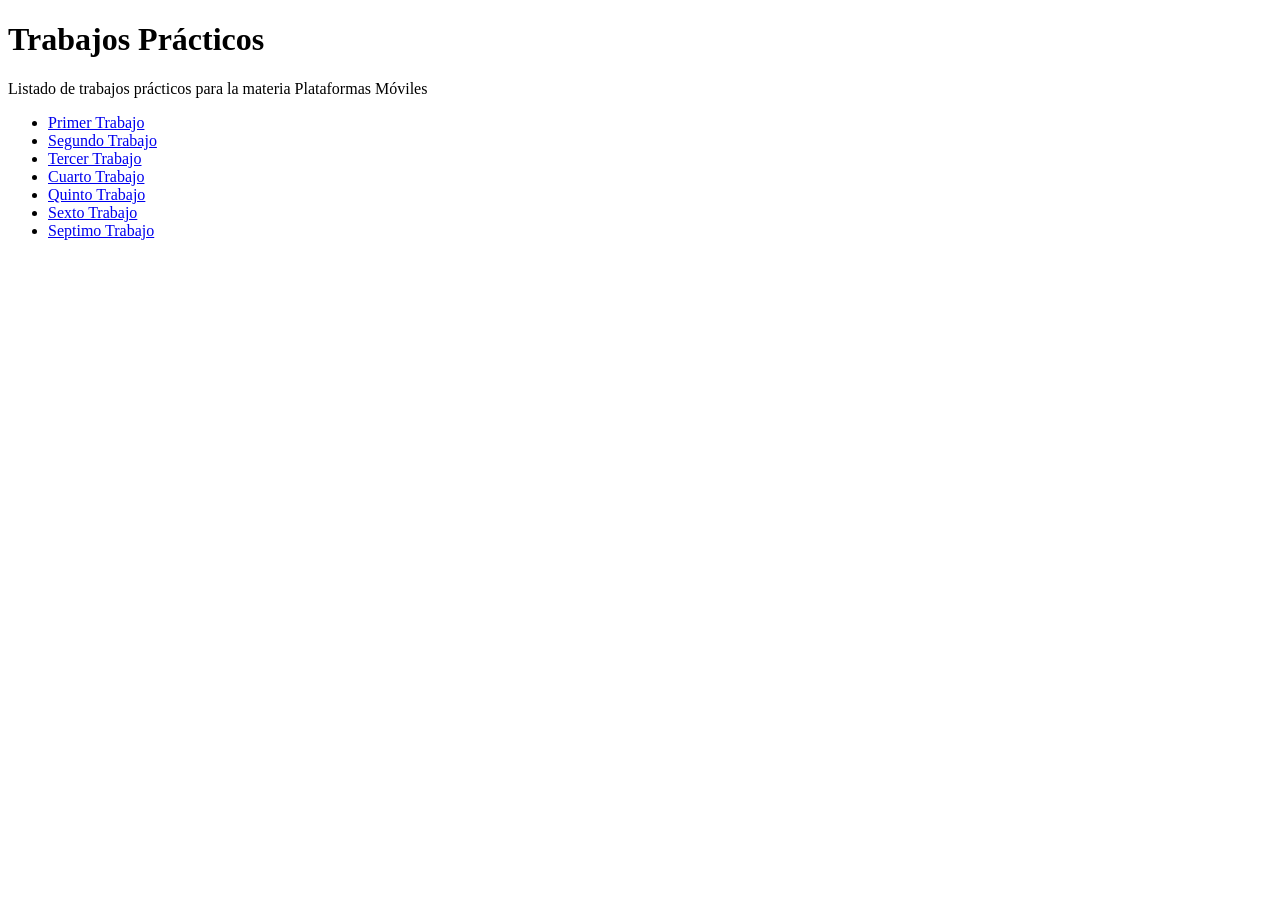
<file: index.html>
<!DOCTYPE html>
<html>
   <head>
      <title>Hola Mundo!</title>
   </head>
   <body>
     <h1>Trabajos Prácticos</h1>
     <p>Listado de trabajos prácticos para la materia Plataformas Móviles</p>
     <ul>
       <li><a href="tp-1/">Primer Trabajo</a></li>
        <li><a href="tp-2/">Segundo Trabajo</a></li>
        <li><a href="tp-3/">Tercer Trabajo</a></li>
        <li><a href="tp-4/">Cuarto Trabajo</a></li>
        <li><a href="tp-5/">Quinto Trabajo</a></li>
        <li><a href="tp-6/">Sexto Trabajo</a></li>
        <li><a href="tp-7/">Septimo Trabajo</a></li>
     </ul>
   </body>
</html>
</file>
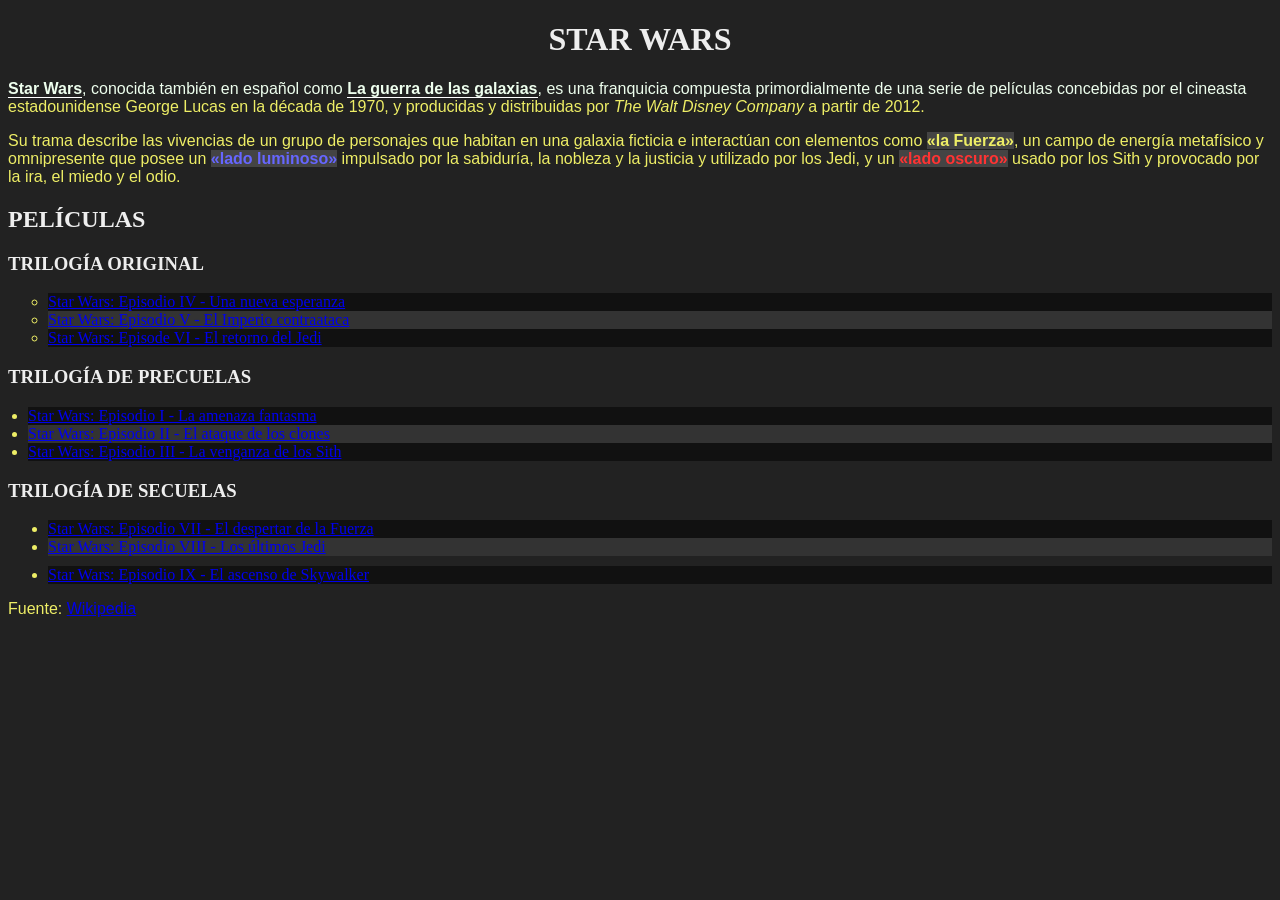
<file: tp-2/index.html>
<!DOCTYPE html>
<html>

<head>
    <meta charset="utf-8">
    <meta name="viewport" content="width=device-width, initial-scale=1">
    <title>TP2 - Selectores CSS</title>
    <link rel="stylesheet" href="styles.css">
</head>

<body>
    <h1>Star Wars</h1>
    <p><strong>Star Wars</strong>, conocida también en español como <strong>La guerra de las galaxias</strong>, es una
        franquicia compuesta primordialmente de una serie de películas concebidas por el cineasta estadounidense George
        Lucas en la década de 1970, y producidas y distribuidas por <a>The Walt Disney Company</a> a partir de 2012.</p>
    <p>Su trama describe las vivencias de un grupo de personajes que habitan en una galaxia ficticia e interactúan con
        elementos como <span class="the-force">«la Fuerza»</span>, un campo de energía metafísico y omnipresente que
        posee un <span class="the-force light-side">«lado luminoso»</span> impulsado por la sabiduría, la nobleza y la
        justicia y utilizado por los Jedi, y un <span class="the-force dark-side">«lado oscuro»</span> usado por los
        Sith y provocado por la ira, el miedo y el odio.</p>

    <h2>Películas</h2>
    <h3>Trilogía Original</h3>
    <ul id="og-trilogy" class="movies-list">
        <li><a href="https://es.wikipedia.org/wiki/Star_Wars:_Episodio_IV_-_Una_nueva_esperanza">Star Wars: Episodio IV
                - Una nueva esperanza</a></li>
        <li><a href="https://es.wikipedia.org/wiki/Star_Wars:_Episodio_V_-_El_Imperio_contraataca">Star Wars: Episodio V
                - El Imperio contraataca</a></li>
        <li><a href="https://es.wikipedia.org/wiki/Star_Wars:_Episode_VI_-_Return_of_the_Jedi">Star Wars: Episode VI -
                El retorno del Jedi</a></li>
    </ul>

    <h3>Trilogía de precuelas</h3>
    <ul class="movies-list">
        <li><a href="https://es.wikipedia.org/wiki/Star_Wars:_Episodio_I_-_La_amenaza_fantasma">Star Wars: Episodio I -
                La amenaza fantasma</a></li>
        <li><a href="https://es.wikipedia.org/wiki/Star_Wars:_Episodio_II_-_El_ataque_de_los_clones">Star Wars: Episodio
                II - El ataque de los clones</a></li>
        <li><a href="https://es.wikipedia.org/wiki/Star_Wars:_Episodio_III_-_La_venganza_de_los_Sith">Star Wars:
                Episodio III - La venganza de los Sith</a></li>
    </ul>

    <h3>Trilogía de secuelas</h3>
    <ul class="movies-list">
        <li><a href="https://es.wikipedia.org/wiki/Star_Wars:_Episodio_VII_-_El_despertar_de_la_Fuerza">Star Wars:
                Episodio VII - El despertar de la Fuerza</a></li>
        <li><a href="https://es.wikipedia.org/wiki/Star_Wars:_Episodio_VIII_-_Los_últimos_Jedi">Star Wars: Episodio VIII
                - Los últimos Jedi</a></li>
        <li><a href="https://es.wikipedia.org/wiki/Star_Wars:_Episodio_IX_-_El_ascenso_de_Skywalker">Star Wars: Episodio
                IX - El ascenso de Skywalker</a></li>
    </ul>

    <p>Fuente: <a href="https://es.wikipedia.org/wiki/Star_Wars">Wikipedia</a></p>

</body>

</html>
</file>
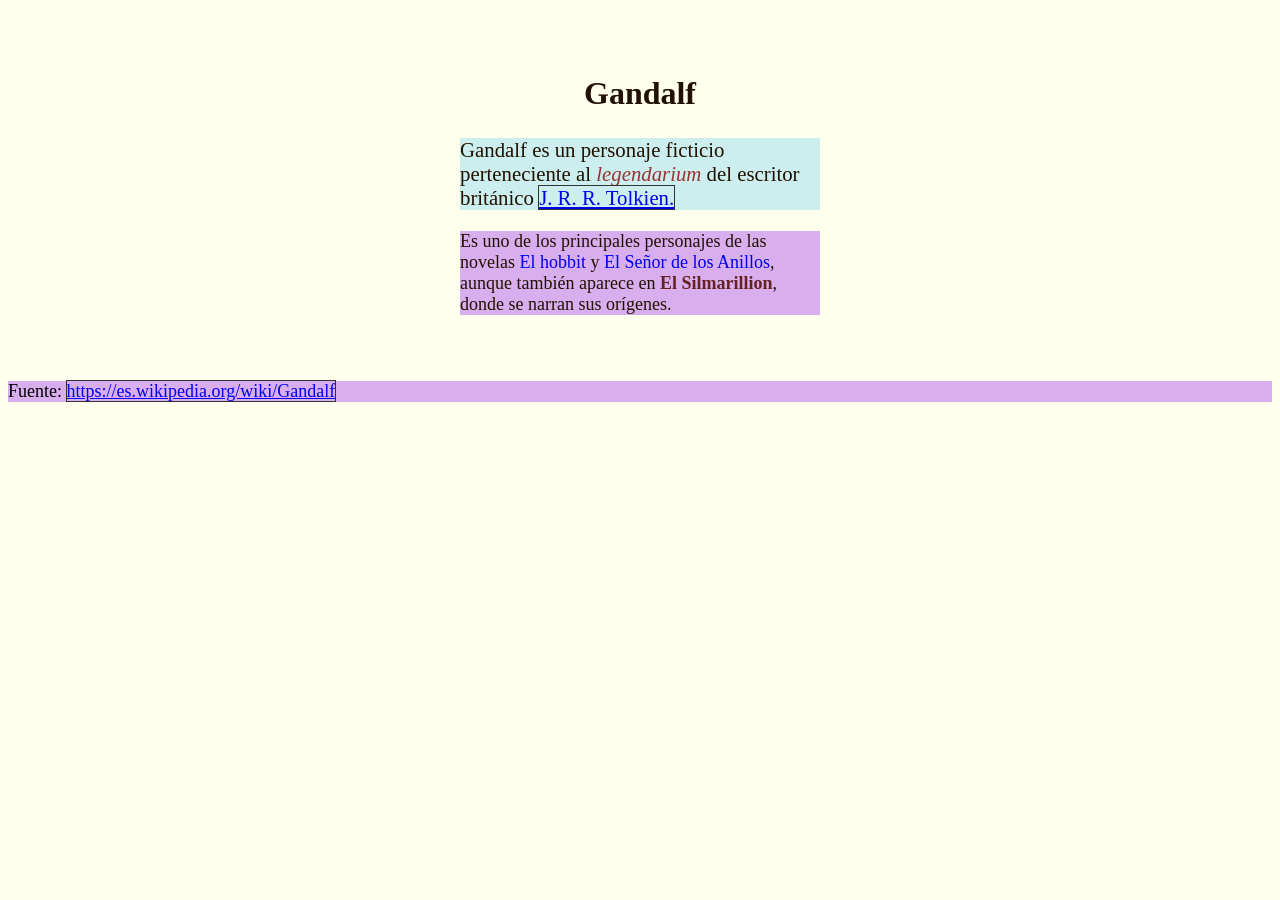
<file: tp-3/index.html>
<!DOCTYPE html>
<html lang="es">
<head>
	<meta charset="utf-8">
	<meta name="viewport" content="width=device-width, initial-scale=1">
	<title>TP3 - Especificidad CSS</title>
	<link rel="stylesheet" type="text/css" href="style.css">
</head>
<body>
	<article id="contenedor">
		<h1 class="titulo">Gandalf</h1>
		
		<p id="primer-parrafo" class="importante parrafo">
			Gandalf es un personaje ficticio perteneciente al <em>legendarium</em> del escritor británico <a href="https://es.wikipedia.org/wiki/J._R._R._Tolkien">J. R. R. Tolkien.</a>
		</p>
		
		<p class="novelas parrafo">
			Es uno de los principales personajes de las novelas <a href="https://es.wikipedia.org/wiki/El_hobbit">El hobbit</a> y <a href="https://es.wikipedia.org/wiki/El_Señor_de_los_Anillos">El Señor de los Anillos</a>, aunque también aparece en <span class="complicado" style="color: #622">El Silmarillion</span>, donde se narran sus orígenes.
		</p>
	</article>

	<p class="fuente parrafo">
		Fuente: <a href="https://es.wikipedia.org/wiki/Gandalf">https://es.wikipedia.org/wiki/Gandalf</a>
	</p>
</body>
</html>
</file>
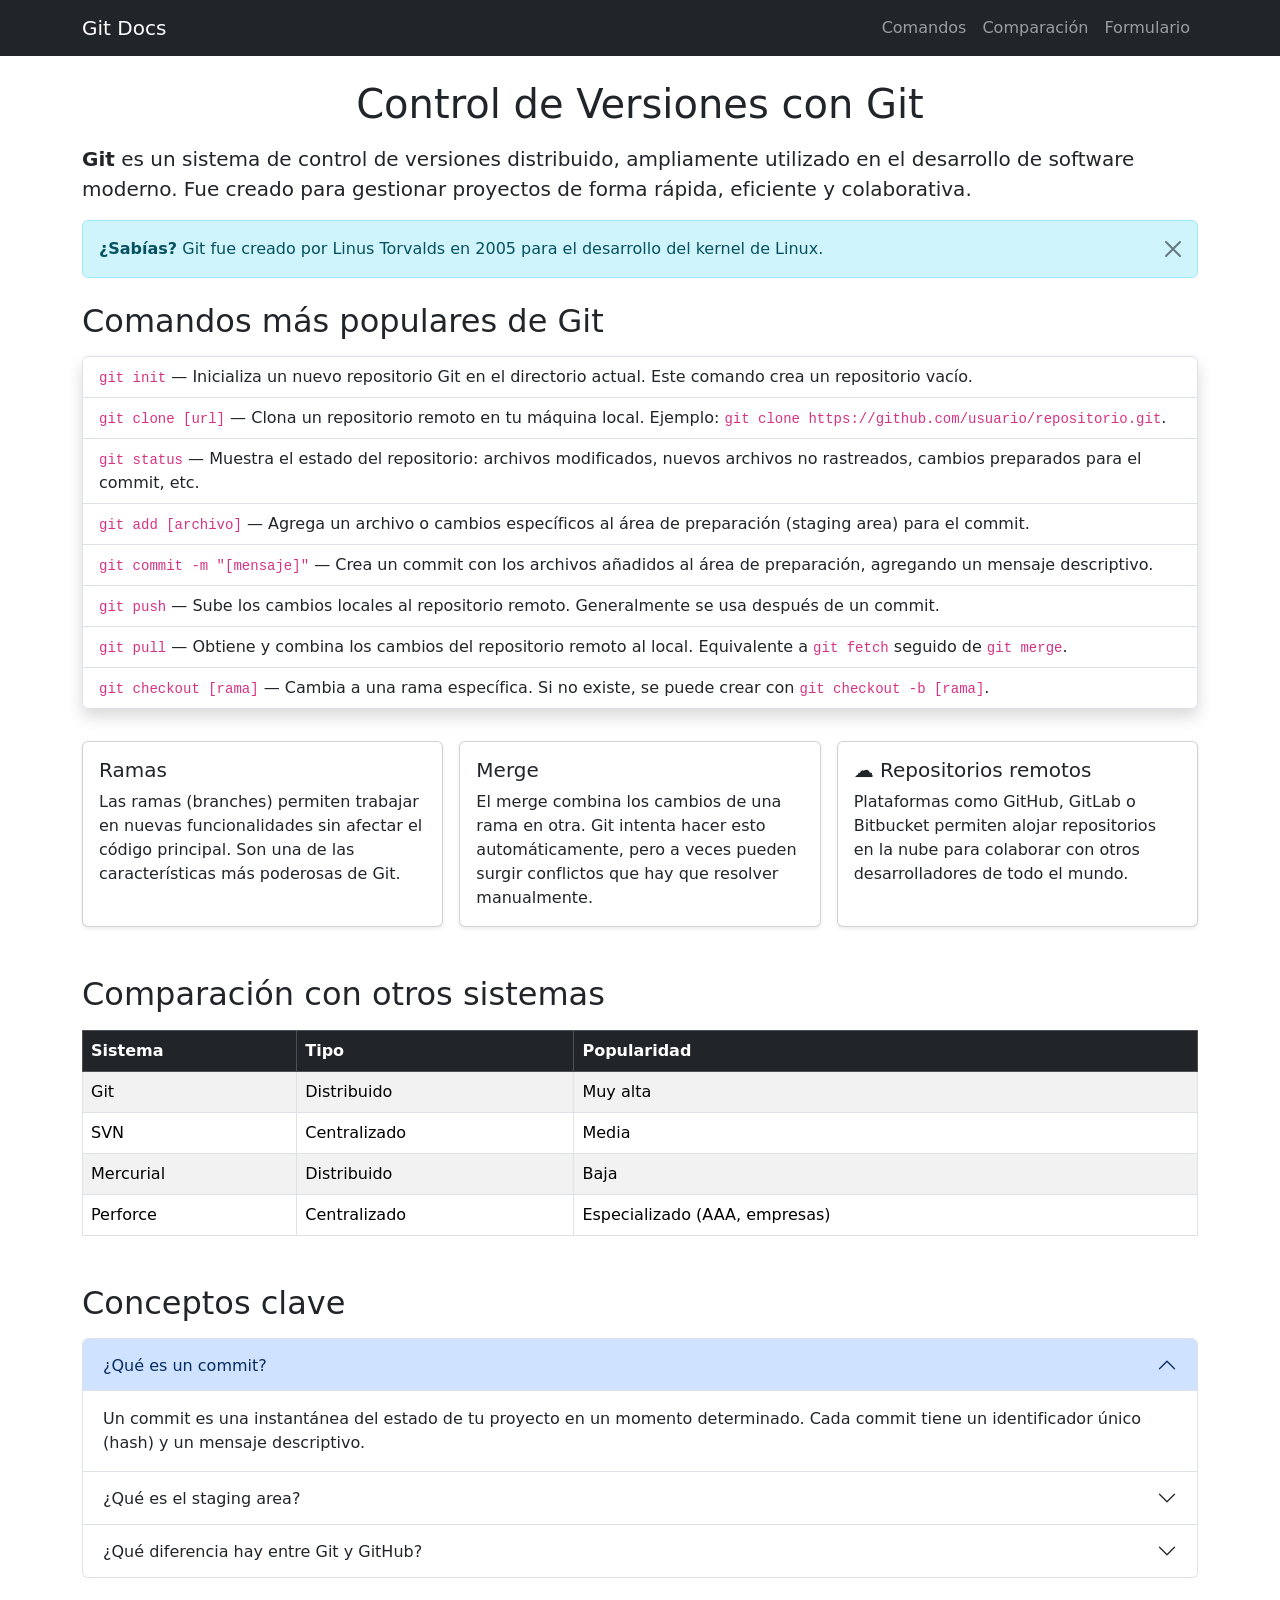
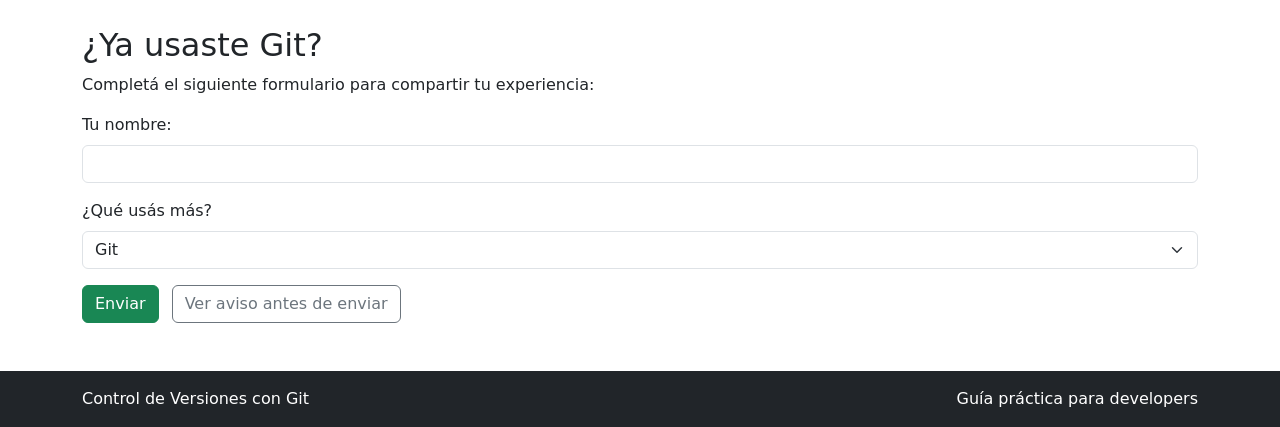
<file: tp-5/index.html>
<!DOCTYPE html>
<html lang="es">
<head>
    <meta charset="UTF-8">
    <meta name="viewport" content="width=device-width, initial-scale=1.0">
    <title>Control de Versiones con Git</title>
    <link rel="stylesheet" href="https://cdn.jsdelivr.net/npm/bootstrap@5.3.3/dist/css/bootstrap.min.css">
</head>
<body>

  
    <nav class="navbar navbar-expand-md navbar-dark bg-dark">
        <div class="container">
            <a class="navbar-brand" href="#">Git Docs</a>
            <button class="navbar-toggler" type="button" data-bs-toggle="collapse" data-bs-target="#navMenu">
                <span class="navbar-toggler-icon"></span>
            </button>
            <div class="collapse navbar-collapse" id="navMenu">
                <ul class="navbar-nav ms-auto">
                    <li class="nav-item"><a class="nav-link" href="#">Comandos</a></li>
                    <li class="nav-item"><a class="nav-link" href="#">Comparación</a></li>
                    <li class="nav-item"><a class="nav-link" href="#">Formulario</a></li>
                </ul>
            </div>
        </div>
    </nav>

    <div class="container mt-4">

        <h1 class="text-center mb-3">Control de Versiones con Git</h1>

        
        <p class="fs-5"><strong>Git</strong> es un sistema de control de versiones distribuido, ampliamente utilizado en el desarrollo de software moderno. Fue creado para gestionar proyectos de forma rápida, eficiente y colaborativa.</p>

        <div class="alert alert-info alert-dismissible fade show" role="alert">
            <strong>¿Sabías?</strong> Git fue creado por Linus Torvalds en 2005 para el desarrollo del kernel de Linux.
            <button type="button" class="btn-close" data-bs-dismiss="alert"></button>
        </div>

        <h2 class="mt-4">Comandos más populares de Git</h2>
        <ul class="list-group shadow my-3">
            <li class="list-group-item"><code>git init</code> — Inicializa un nuevo repositorio Git en el directorio actual. Este comando crea un repositorio vacío.</li>
            <li class="list-group-item"><code>git clone [url]</code> — Clona un repositorio remoto en tu máquina local. Ejemplo: <code>git clone https://github.com/usuario/repositorio.git</code>.</li>
            <li class="list-group-item"><code>git status</code> — Muestra el estado del repositorio: archivos modificados, nuevos archivos no rastreados, cambios preparados para el commit, etc.</li>
            <li class="list-group-item"><code>git add [archivo]</code> — Agrega un archivo o cambios específicos al área de preparación (staging area) para el commit.</li>
            <li class="list-group-item"><code>git commit -m "[mensaje]"</code> — Crea un commit con los archivos añadidos al área de preparación, agregando un mensaje descriptivo.</li>
            <li class="list-group-item"><code>git push</code> — Sube los cambios locales al repositorio remoto. Generalmente se usa después de un commit.</li>
            <li class="list-group-item"><code>git pull</code> — Obtiene y combina los cambios del repositorio remoto al local. Equivalente a <code>git fetch</code> seguido de <code>git merge</code>.</li>
            <li class="list-group-item"><code>git checkout [rama]</code> — Cambia a una rama específica. Si no existe, se puede crear con <code>git checkout -b [rama]</code>.</li>
        </ul>

       
        <div class="row g-3 my-2">
            <div class="col-12 col-md-4">
                <div class="card h-100 shadow-sm">
                    <div class="card-body">
                        <h5 class="card-title"> Ramas</h5>
                        <p class="card-text">Las ramas (branches) permiten trabajar en nuevas funcionalidades sin afectar el código principal. Son una de las características más poderosas de Git.</p>
                    </div>
                </div>
            </div>
            <div class="col-12 col-md-4">
                <div class="card h-100 shadow-sm">
                    <div class="card-body">
                        <h5 class="card-title"> Merge</h5>
                        <p class="card-text">El merge combina los cambios de una rama en otra. Git intenta hacer esto automáticamente, pero a veces pueden surgir conflictos que hay que resolver manualmente.</p>
                    </div>
                </div>
            </div>
            <div class="col-12 col-md-4">
                <div class="card h-100 shadow-sm">
                    <div class="card-body">
                        <h5 class="card-title">☁️ Repositorios remotos</h5>
                        <p class="card-text">Plataformas como GitHub, GitLab o Bitbucket permiten alojar repositorios en la nube para colaborar con otros desarrolladores de todo el mundo.</p>
                    </div>
                </div>
            </div>
        </div>

   
        <h2 class="mt-5">Comparación con otros sistemas</h2>
        <table class="table table-bordered table-striped table-hover mt-3">
            <thead class="table-dark">
                <tr>
                    <th>Sistema</th>
                    <th>Tipo</th>
                    <th>Popularidad</th>
                </tr>
            </thead>
            <tbody>
                <tr>
                    <td>Git</td>
                    <td>Distribuido</td>
                    <td>Muy alta</td>
                </tr>
                <tr>
                    <td>SVN</td>
                    <td>Centralizado</td>
                    <td>Media</td>
                </tr>
                <tr>
                    <td>Mercurial</td>
                    <td>Distribuido</td>
                    <td>Baja</td>
                </tr>
                <tr>
                    <td>Perforce</td>
                    <td>Centralizado</td>
                    <td>Especializado (AAA, empresas)</td>
                </tr>
            </tbody>
        </table>

  
        <h2 class="mt-5">Conceptos clave</h2>
        <div class="accordion my-3" id="acordeon">
            <div class="accordion-item">
                <h2 class="accordion-header">
                    <button class="accordion-button" type="button" data-bs-toggle="collapse" data-bs-target="#acc1">
                        ¿Qué es un commit?
                    </button>
                </h2>
                <div id="acc1" class="accordion-collapse collapse show" data-bs-parent="#acordeon">
                    <div class="accordion-body">
                        Un commit es una instantánea del estado de tu proyecto en un momento determinado. Cada commit tiene un identificador único (hash) y un mensaje descriptivo.
                    </div>
                </div>
            </div>
            <div class="accordion-item">
                <h2 class="accordion-header">
                    <button class="accordion-button collapsed" type="button" data-bs-toggle="collapse" data-bs-target="#acc2">
                        ¿Qué es el staging area?
                    </button>
                </h2>
                <div id="acc2" class="accordion-collapse collapse" data-bs-parent="#acordeon">
                    <div class="accordion-body">
                        El staging area (área de preparación) es una zona intermedia donde se van acumulando los cambios que se incluirán en el próximo commit, usando <code>git add</code>.
                    </div>
                </div>
            </div>
            <div class="accordion-item">
                <h2 class="accordion-header">
                    <button class="accordion-button collapsed" type="button" data-bs-toggle="collapse" data-bs-target="#acc3">
                        ¿Qué diferencia hay entre Git y GitHub?
                    </button>
                </h2>
                <div id="acc3" class="accordion-collapse collapse" data-bs-parent="#acordeon">
                    <div class="accordion-body">
                        Git es el sistema de control de versiones que corre localmente en tu computadora. GitHub es una plataforma web que permite alojar repositorios Git en la nube y colaborar con otros.
                    </div>
                </div>
            </div>
        </div>

     
        <h2 class="mt-5">¿Ya usaste Git?</h2>
        <p>Completá el siguiente formulario para compartir tu experiencia:</p>

        <form class="mb-4">
            <div class="mb-3">
                <label for="nombre" class="form-label">Tu nombre:</label>
                <input type="text" id="nombre" name="nombre" class="form-control">
            </div>
            <div class="mb-3">
                <label for="experiencia" class="form-label">¿Qué usás más?</label>
                <select id="experiencia" name="experiencia" class="form-select">
                    <option value="git">Git</option>
                    <option value="github">Git + GitHub</option>
                    <option value="otro">Otro sistema</option>
                    <option value="ninguno">Todavía no uso ninguno</option>
                </select>
            </div>

          
            <button type="submit" class="btn btn-success">Enviar</button>
            <button type="button" class="btn btn-outline-secondary ms-2" data-bs-toggle="modal" data-bs-target="#modalConfirm">
                Ver aviso antes de enviar
            </button>
        </form>

    </div>

    <div class="modal fade" id="modalConfirm" tabindex="-1">
        <div class="modal-dialog">
            <div class="modal-content">
                <div class="modal-header">
                    <h5 class="modal-title">Aviso</h5>
                    <button type="button" class="btn-close" data-bs-dismiss="modal"></button>
                </div>
                <div class="modal-body">
                    Tus respuestas son anónimas y solo se usan con fines educativos. ¡Gracias por participar!
                </div>
                <div class="modal-footer">
                    <button type="button" class="btn btn-secondary" data-bs-dismiss="modal">Cerrar</button>
                    <button type="button" class="btn btn-success" data-bs-dismiss="modal">Entendido</button>
                </div>
            </div>
        </div>
    </div>

   
    <div class="position-fixed bottom-0 end-0 p-3" style="z-index: 1100">
        <div id="toastEnvio" class="toast align-items-center text-bg-success border-0" role="alert">
            <div class="d-flex">
                <div class="toast-body">
                     ¡Formulario enviado correctamente!
                </div>
                <button type="button" class="btn-close btn-close-white me-2 m-auto" data-bs-dismiss="toast"></button>
            </div>
        </div>
    </div>

    <footer class="bg-dark text-white mt-5 py-3">
        <div class="container d-flex justify-content-between">
            <span>Control de Versiones con Git</span>
            <span>Guía práctica para developers</span>
        </div>
    </footer>

    <script src="https://cdn.jsdelivr.net/npm/bootstrap@5.3.3/dist/js/bootstrap.bundle.min.js"></script>
    <script>
     
        document.querySelector('form').addEventListener('submit', function(e) {
            e.preventDefault();
            const toast = new bootstrap.Toast(document.getElementById('toastEnvio'));
            toast.show();
        });
    </script>
</body>
</html>
</file>
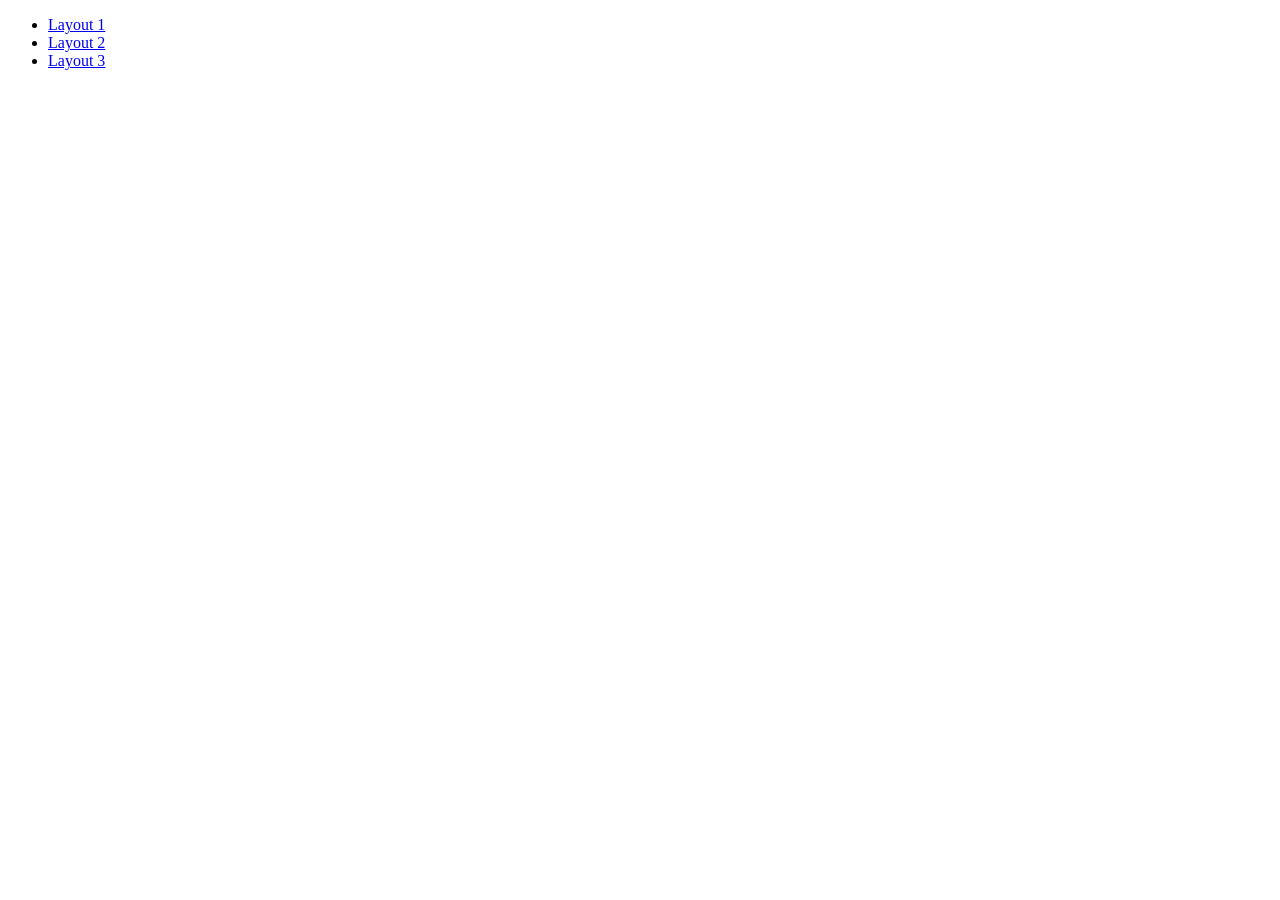
<file: tp-6/index.html>
<!DOCTYPE html>
<html lang="en">
<head>
    <meta charset="UTF-8">
    <meta name="viewport" content="width=device-width, initial-scale=1.0">
    <title>Lista de layouts</title>
</head>
<body>
    <ul>
    <li>
        <a href="layout-1.html">Layout 1</a>
    </li>
    <li>
        <a href="layout-2.html">Layout 2</a>
    </li>
    <li>
        <a href="layout-3.html">Layout 3</a>
    </li>
</ul>
</body>
</html>
</file>
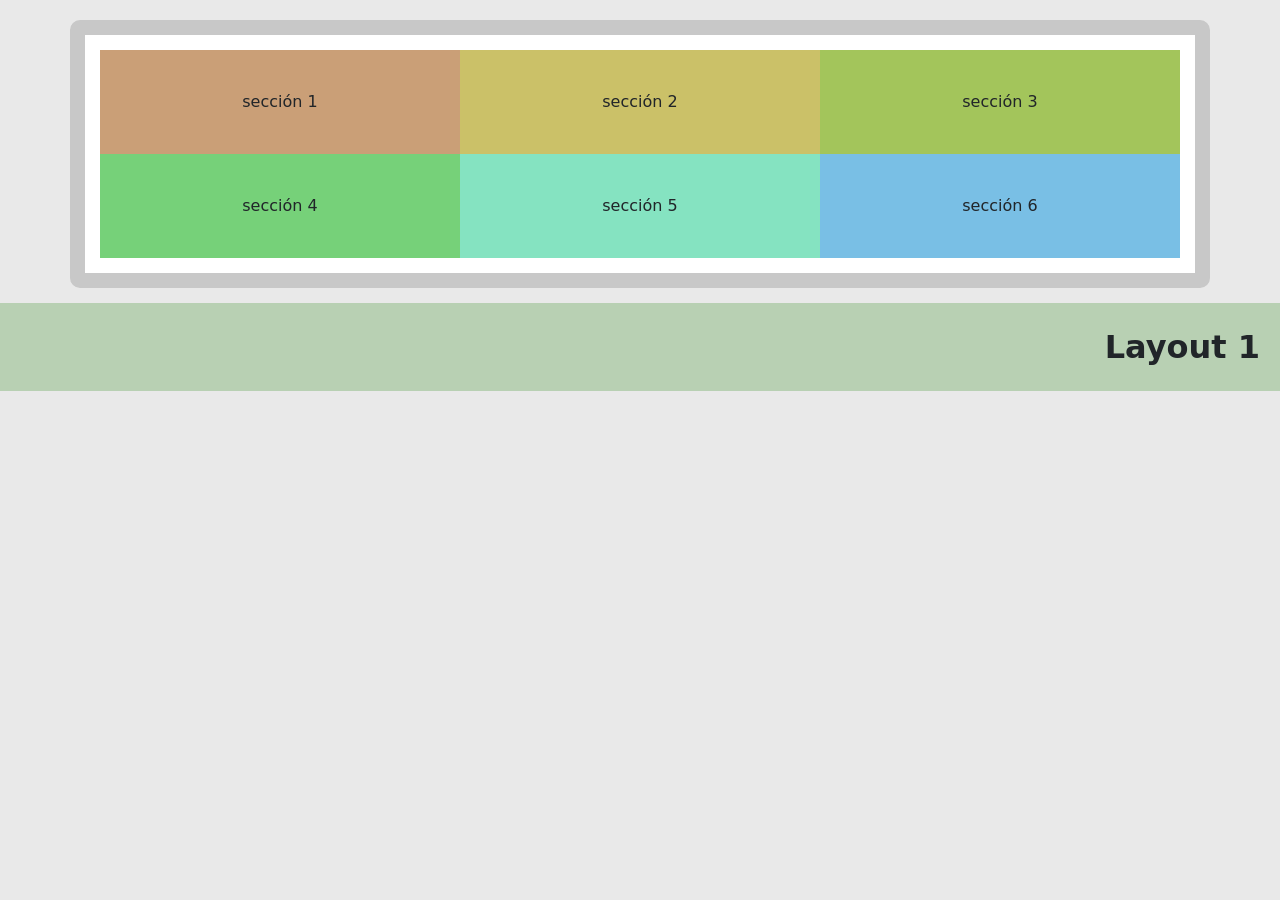
<file: tp-6/layout-1.html>
<!DOCTYPE html>
<html lang="es">
<head>
    <meta charset="UTF-8">
    <meta name="viewport" content="width=device-width, initial-scale=1.0">

    <title>Layout 1</title>

    <link href="https://cdn.jsdelivr.net/npm/bootstrap@5.3.8/dist/css/bootstrap.min.css" rel="stylesheet">

    <style>
        body{
            background:#e9e9e9;
        }

        .marco{
            border:15px solid #c8c8c8;
            border-radius:10px;
            background:white;
            padding:15px;
            margin-top:20px;
        }

        .content{
            padding:40px 10px;
            text-align:center;
        }

        .s1 {background:#ca9f77;}
        .s2 {background:#cbc168;}
        .s3 {background:#a3c55b;}
        .s4 {background:#76d179;}
        .s5 {background:#85e3c1;}
        .s6 {background:#79bfe5;}

        .footer{
            background:#b8d0b3;
            padding:20px;
            text-align:right;
            font-size:2rem;
            font-weight:bold;
            margin-top:15px;
        }
    </style>
</head>

<body>

<div class="container marco">

    <div class="row g-0">

        <div class="col-12 col-md-6 col-lg-4">
            <div class="content s1">sección 1</div>
        </div>

        <div class="col-12 col-md-6 col-lg-4">
            <div class="content s2">sección 2</div>
        </div>

        <div class="col-12 col-md-6 col-lg-4">
            <div class="content s3">sección 3</div>
        </div>

        <div class="col-12 col-md-6 col-lg-4">
            <div class="content s4">sección 4</div>
        </div>

        <div class="col-12 col-md-6 col-lg-4">
            <div class="content s5">sección 5</div>
        </div>

        <div class="col-12 col-md-6 col-lg-4">
            <div class="content s6">sección 6</div>
        </div>

    </div>

</div>

<div class="container-fluid footer">
    Layout 1
</div>

</body>
</html>
</file>
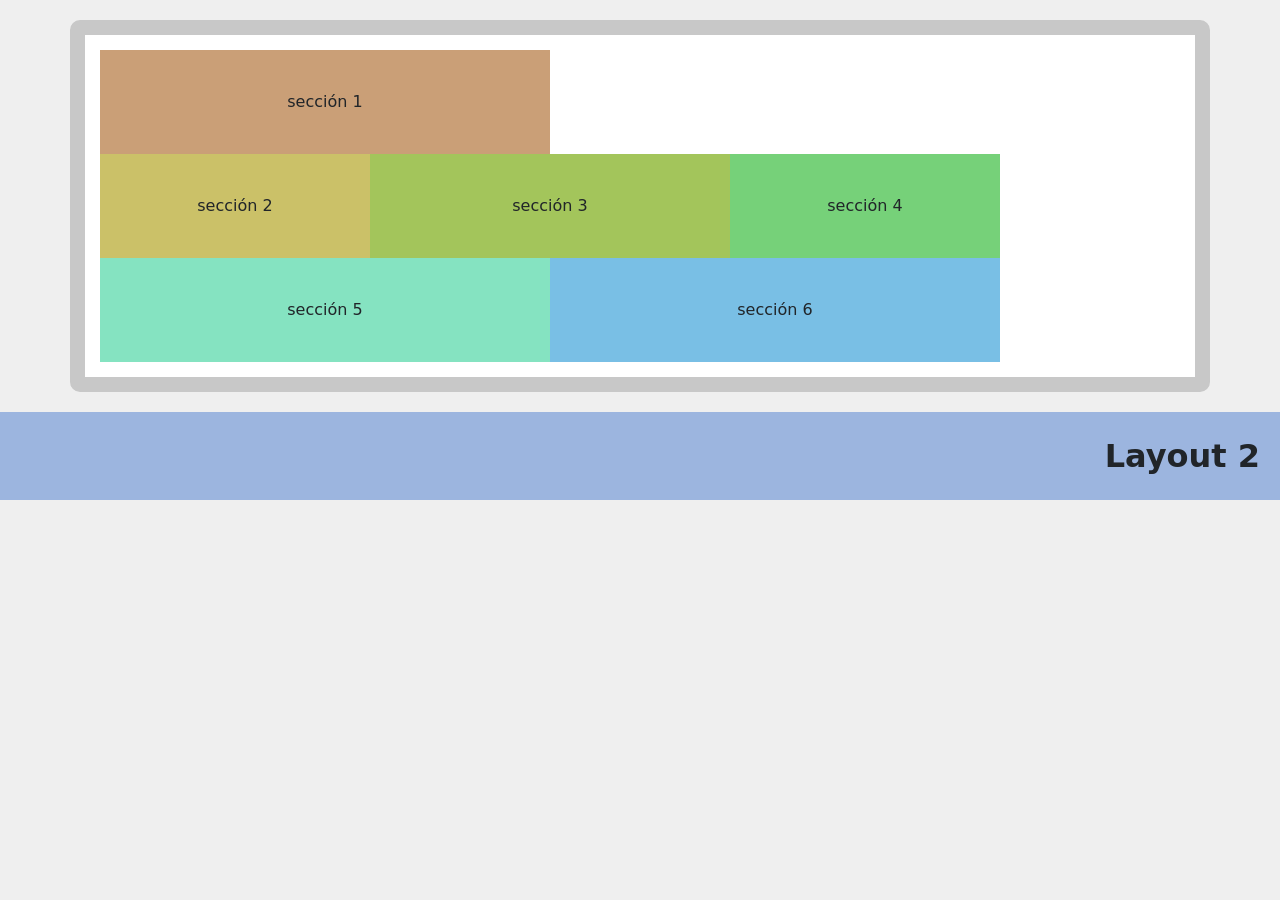
<file: tp-6/layout-2.html>
<!DOCTYPE html>
<html lang="es">
<head>
    <meta charset="UTF-8">
    <meta name="viewport" content="width=device-width, initial-scale=1.0">

    <title>Layout 2</title>

    <link href="https://cdn.jsdelivr.net/npm/bootstrap@5.3.8/dist/css/bootstrap.min.css" rel="stylesheet">

    <style>
        body{
            background:#efefef;
        }

        .content{
            padding:40px 0;
            text-align:center;
        }

        .s1 {background:#ca9f77;}
        .s2 {background:#cbc168;}
        .s3 {background:#a3c55b;}
        .s4 {background:#76d179;}
        .s5 {background:#85e3c1;}
        .s6 {background:#79bfe5;}

        .marco{
            background:white;
            border:15px solid #c8c8c8;
            border-radius:10px;
            padding:15px;
            margin-top:20px;
        }

        .footer{
            background:#9cb5df;
            text-align:right;
            font-size:2rem;
            font-weight:bold;
            padding:20px;
            margin-top:20px;
        }
    </style>
</head>

<body>

<div class="container marco">

    <div class="row g-0">

        <div class="col-12 col-md-6 col-lg-5">
            <div class="content s1">sección 1</div>
        </div>

        <div class="d-none d-md-block col-md-6 col-lg-7"></div>

        <div class="col-12 col-md-4 col-lg-3">
            <div class="content s2">sección 2</div>
        </div>

        <div class="col-12 col-md-4 col-lg-4">
            <div class="content s3">sección 3</div>
        </div>

        <div class="col-12 col-md-4 col-lg-3">
            <div class="content s4">sección 4</div>
        </div>

        <div class="col-6 col-md-6 col-lg-5">
            <div class="content s5">sección 5</div>
        </div>

        <div class="col-6 col-md-6 col-lg-5">
            <div class="content s6">sección 6</div>
        </div>

    </div>

</div>

<div class="container-fluid footer">
    Layout 2
</div>

</body>
</html>
</file>
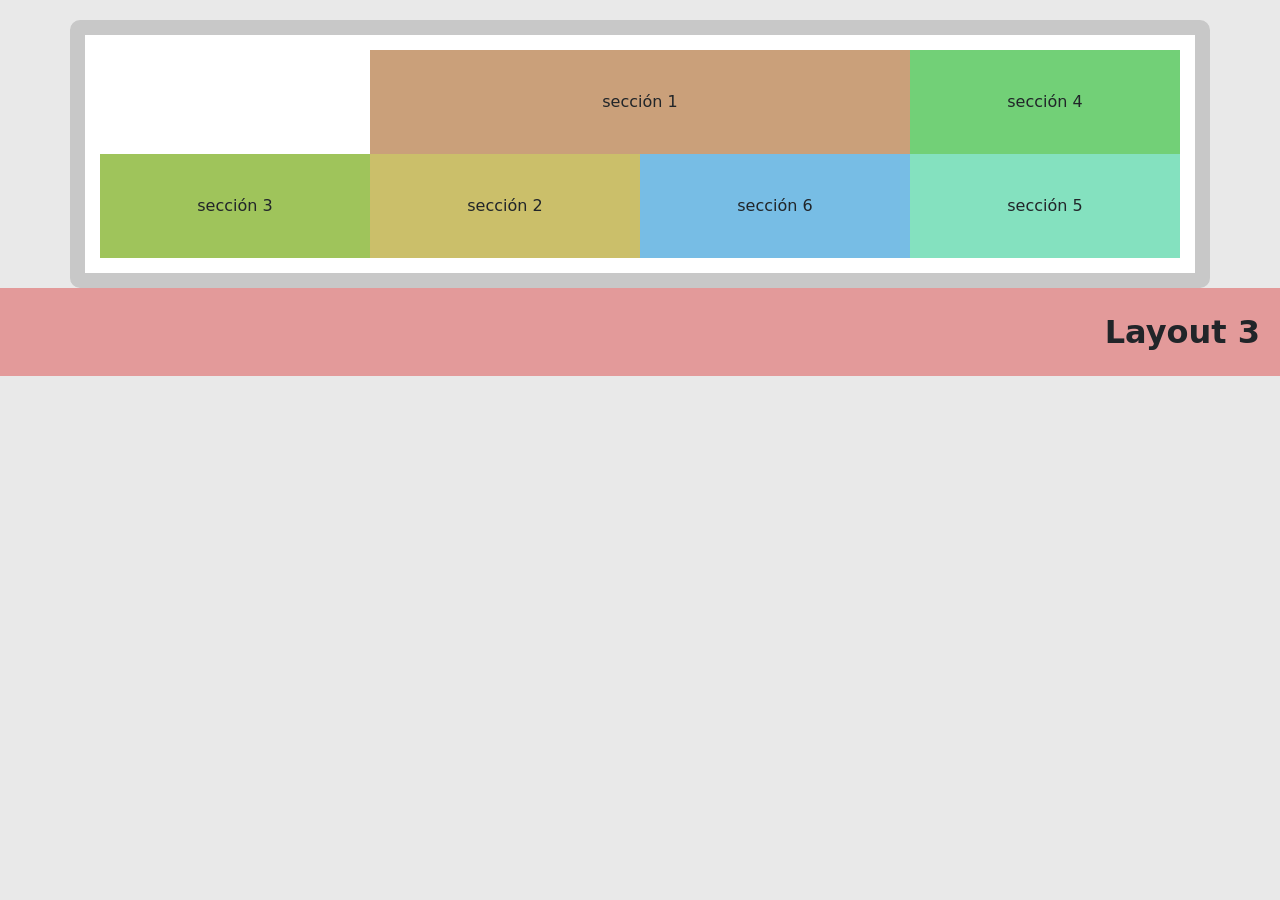
<file: tp-6/layout-3.html>
<!DOCTYPE html>
<html lang="es">
<head>
    <meta charset="UTF-8">
    <meta name="viewport" content="width=device-width, initial-scale=1.0">
    <title>Layout 3</title>

    <link href="https://cdn.jsdelivr.net/npm/bootstrap@5.3.8/dist/css/bootstrap.min.css" rel="stylesheet">

    <style>
        body{
            background:#e9e9e9;
        }

        .marco{
            border:15px solid #c8c8c8;
            border-radius:10px;
            background:white;
            padding:15px;
            margin-top:20px;
        }

        .content{
            padding:40px 10px;
            text-align:center;
        }

        .s1 {background:#caa07a;}
        .s2 {background:#cbbf6a;}
        .s3 {background:#9fc45b;}
        .s4 {background:#72d077;}
        .s5 {background:#84e1bf;}
        .s6 {background:#77bde5;}

        .footer{
            background:#e39a9a;
            padding:20px;
            text-align:right;
            font-size:2rem;
            font-weight:bold;
        }
    </style>
</head>

<body>

<div class="container marco">

    <div class="row g-0">

        <div class="col-12 col-md-8 col-lg-6 offset-md-2 offset-lg-3">
            <div class="content s1">sección 1</div>
        </div>

        <div class="col-12 col-md-4 col-lg-3">
            <div class="content s4">sección 4</div>
        </div>

        <div class="col-12 col-md-4 col-lg-3">
            <div class="content s3">sección 3</div>
        </div>

        <div class="col-12 col-md-4 col-lg-3">
            <div class="content s2">sección 2</div>
        </div>

        <div class="col-12 col-md-6 col-lg-3">
            <div class="content s6">sección 6</div>
        </div>

        <div class="col-12 col-md-6 col-lg-3">
            <div class="content s5">sección 5</div>
        </div>

    </div>

</div>

<div class="container-fluid footer">
    Layout 3
</div>

</body>
</html>
</file>
<file: tp-2/styles.css>
body {
    background-color: #222;
    color: #ee6;
}
h1 {
    text-align: center;
}
p {
    font-family: sans-serif;
}
h1, h2, h3 {
    color: #eee;
}
strong {
    border-bottom: 1px solid white;
}
.the-force {
    background-color: #444;
    font-weight: bold;
}
.light-side {
    color: #66f;
}

.dark-side {
    color: #f33;
}
#og-trilogy {
    list-style-type: circle;
}
.movies-list:nth-of-type(2) {
    padding-left: 20px;
}
.movies-list:last-of-type li:last-child {
    margin-top: 10px;
}

/* Bonus Tracks */
/* 1. Todos los titulos en mayuscula */
h1, h2, h3 {
    text-transform: uppercase;
}
/* 2. Primera linea del primer parrafo en color #efe */
p:first-of-type::first-line {
    color: #efe;
}
/* 3. Cambio de color del titulo principal al pasar el mouse */
h1:hover {
    color: #ff0;
}
/* 4. Links visitados en color gris */
a:visited {
    color: gray;
}
/* 5. Links sin atributo href en cursiva */
a:not([href]) {
    font-style: italic;
}
/* 6. Colores alternados en los elementos de los listados de películas */
.movies-list li:nth-child(odd) {
    background-color: #111;
}
.movies-list li:nth-child(even) {
    background-color: #333;
}
</file>
<file: tp-3/style.css>
body {
			font-size: 18px;
			background-color: #ffe;
			color: #210;
		}

		#contenedor {
			max-width: 40ch;
			margin: 2rem auto;
			padding: 1rem;
		}

		h1 {
			font-size: 2rem;
			text-align: center;
		}

		p {
			font-family: serif;
		}

		#primer-parrafo {
			font-size: 1.3rem;
			background-color: #CEE;
		}

		#primer-parrafo em {
			color: #933;
			}

		p.novelas a {
			outline: none;
			text-decoration: none;
		}
		p.novelas a:hover {
			text-decoration: underline;
			background-color: #ccd;
		}

		p.fuente {
			opacity: 100%;
			color:#000;
		}

        a {
			outline: 1px solid #333
		}

p:not([ïd]) {
	background-color: rgba(190, 120, 240, 0.6);
}

.complicado {
	font-weight: bold;
	color: #C62;
	}
</file>
